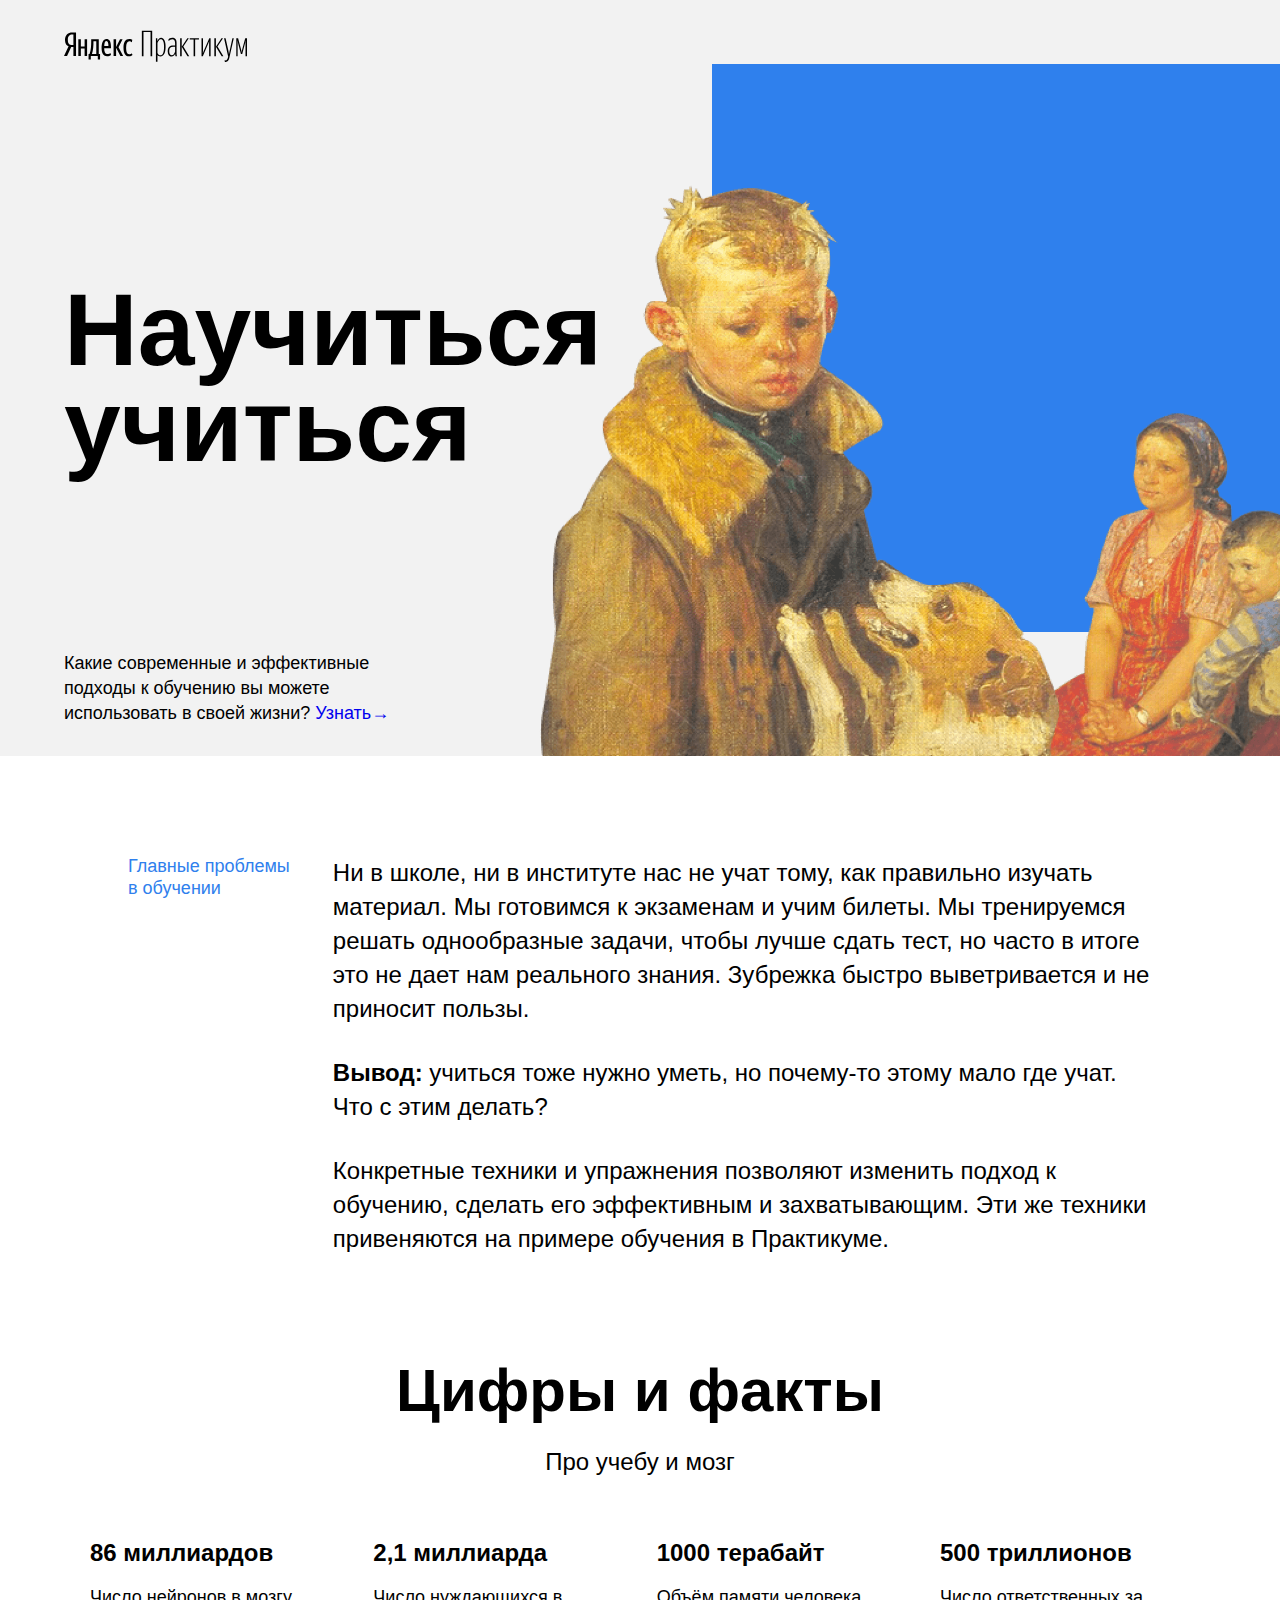
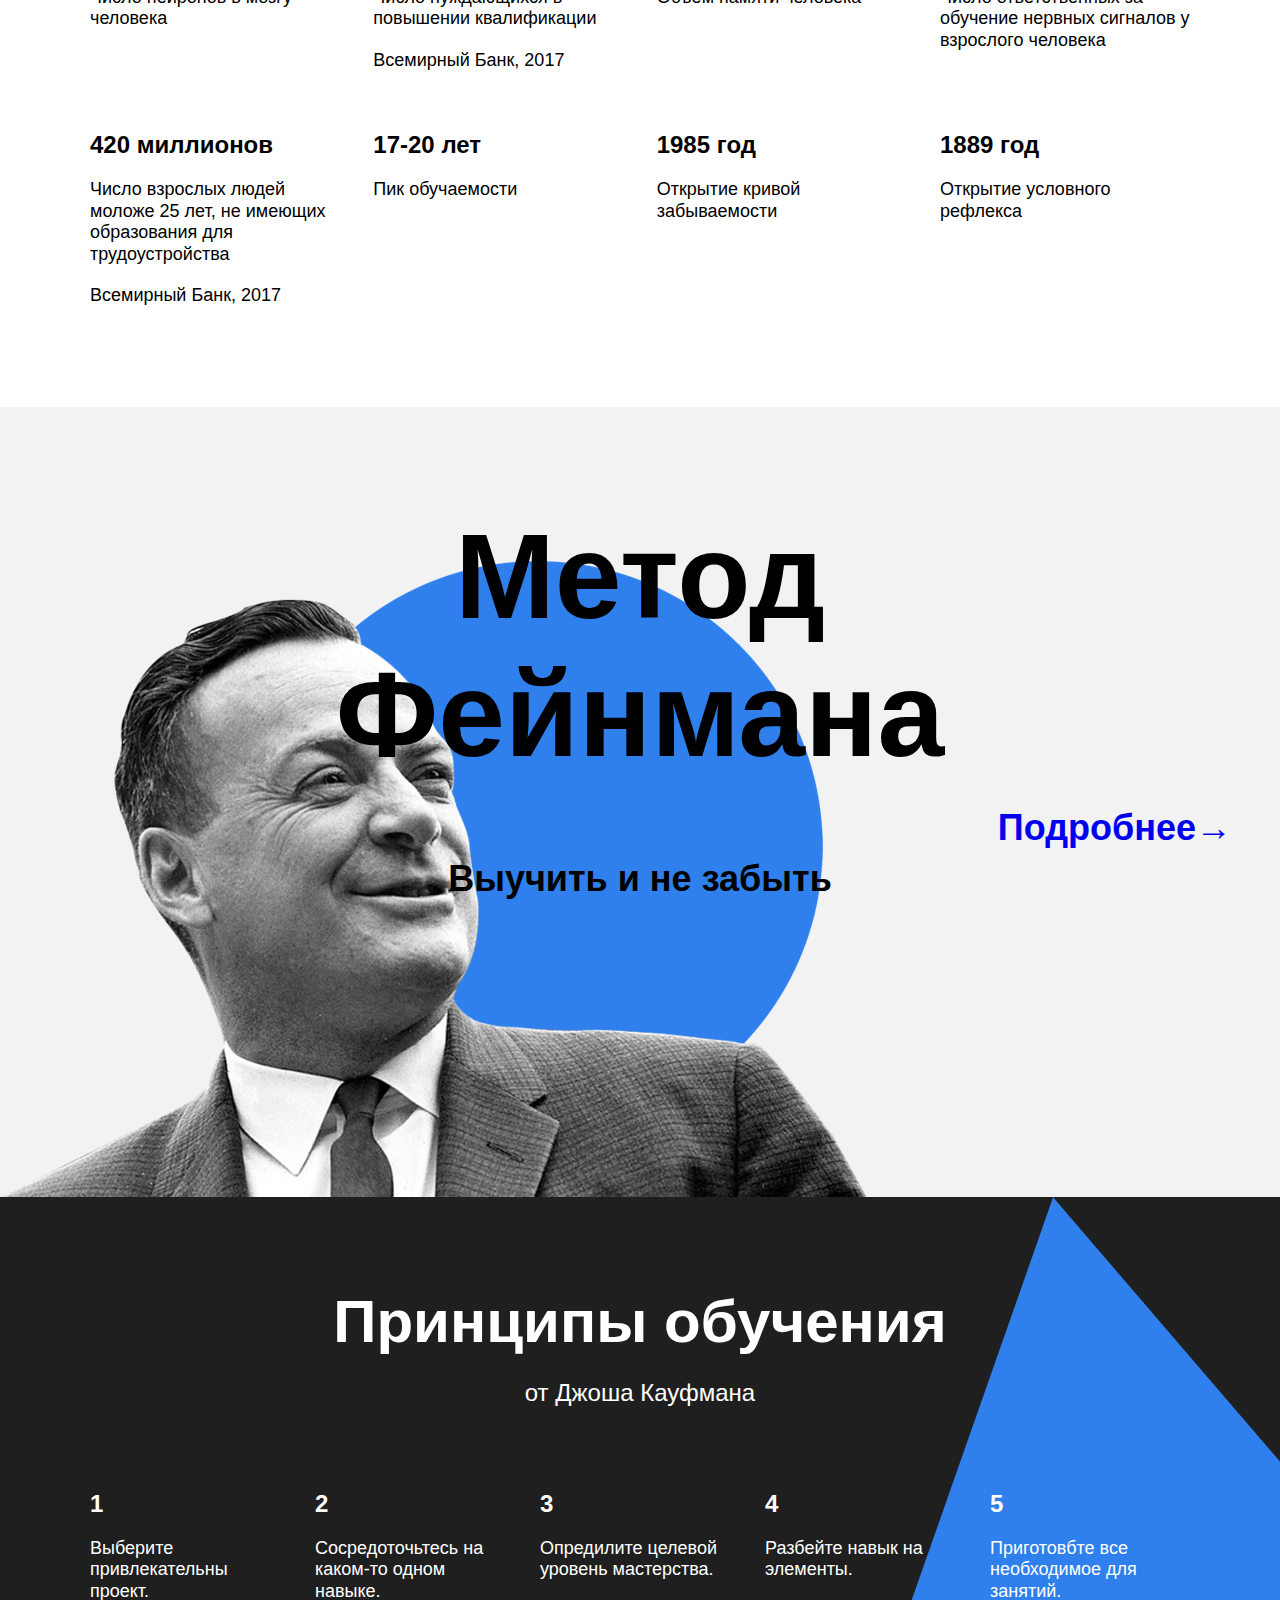
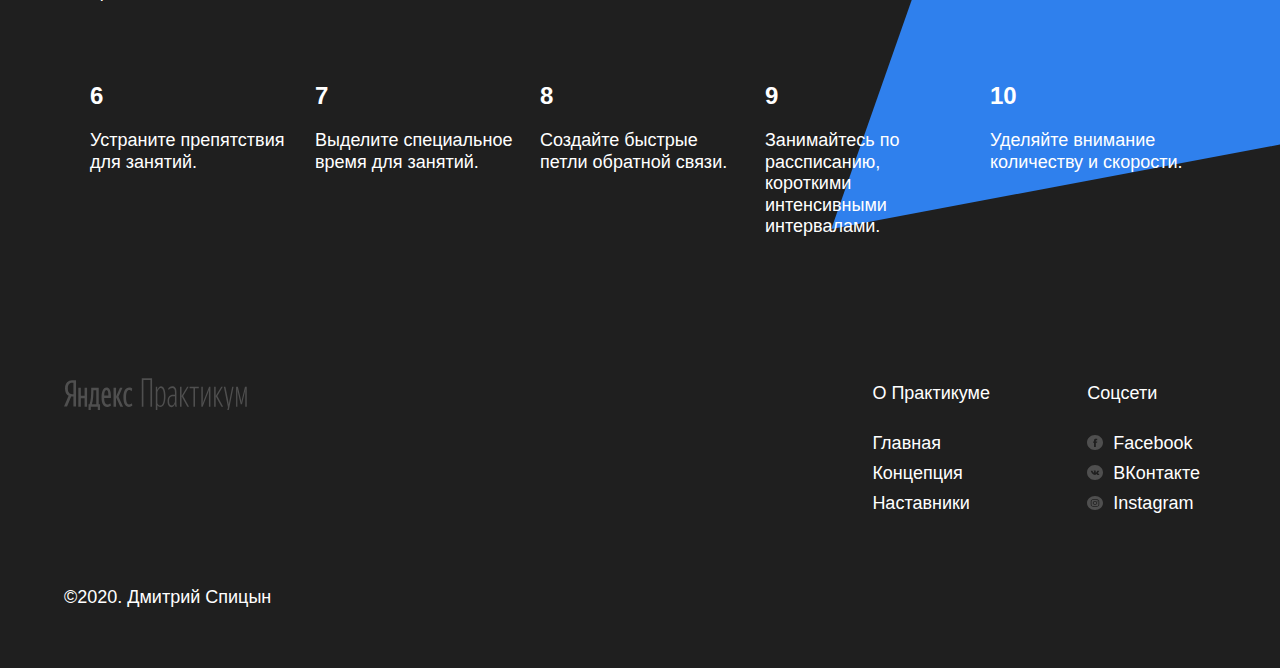
<file: index.html>
<!DOCTYPE html>
<html lang="ru">
<head>
  <meta charset="UTF-8">
  <meta name="viewport" content="width=device-width, initial-scale=1.0">
  <link rel="stylesheet" href="./styles/normalize.css">
  <link rel="stylesheet" href="./styles/style.css">
  <title>Научиться учиться</title>
</head>
<body>
  <div class="page">
    <header class="header">
      <h1 class="header__title">Научиться учиться</h1>
      <h2 class="header__subtitle">Какие современные и эффективные 
        подходы к обучению вы можете использовать в своей жизни?
        <a class="header__link" href="#">Узнать&rarr;</a>
      </h2>
    <div class="header__logo logo_place_header"></div>
     <img class="header__main-illustration" alt="Главная иллюстрация" src="images/header-image.png">
     <div class="header__square-pic"></div>
    </header>
    <main class="content">
      <section class="description">
       <div class="two-columns">
        <div class="two-columns__brief">
          <h3 class="two-columns__article">Главные проблемы в обучении</h3>
        </div>
        <div class="two-columns__main-text">
          <p class="two-columns__paragraf paragraf_one">Ни в школе, ни в институте нас не учат тому, как правильно изучать материал.
          Мы готовимся к экзаменам и учим билеты. Мы тренируемся решать однообразные задачи, чтобы лучше сдать тест, 
          но часто в итоге это не дает нам реального знания. Зубрежка быстро выветривается и не приносит пользы.</p>
         <p class="two-columns__paragraf paragraf_two"><span class="two-columns__span-accent">Вывод: </span>учиться тоже нужно уметь, но почему-то этому мало где учат. Что с этим делать?</p>
        <p class="two-columns__paragraf paragraf_two">Конкретные техники и упражнения позволяют изменить подход к обучению, сделать его эффективным и захватывающим.
        Эти же техники привеняются на примере обучения в Практикуме.</p>
        </div>
        </div>
      </section>

      <section class="digits">
              <h2 class="section-title table_theme_white">Цифры и факты</h2>
              <h3 class="section-subtitle">Про учебу и мозг</h3>
              <div class="table">
                <div class="table__cell table__cell_theme_white">
                  <h3 class="table__heading">86 миллиардов</h3>
                  <p class="table__text">Число нейронов в мозгу человека</p>
                </div>
                  <div class="table__cell table__cell_theme_white">
                    <h3 class="table__heading">2,1 миллиарда</h3>
                    <p class="table__text">Число нуждающихся в повышении квалификации</p>
                    <p class="table__text">Всемирный Банк, 2017</p>
                  </div>
                  <div class="table__cell table__cell_theme_white">
                    <h3 class="table__heading">1000 терабайт</h3>
                    <p class="table__text">Объём памяти человека</p>
                  </div>
                  <div class="table__cell table__cell_theme_white">
                    <h3 class="table__heading">500 триллионов</h3>
                    <p class="table__text">Число ответственных за обучение нервных сигналов у взрослого человека</p>
                  </div>
                  <div class="table__cell table__cell_theme_white">
                    <h3 class="table__heading">420 миллионов</h3>
                    <p class="table__text">Число взрослых людей моложе 25 лет, не имеющих образования для трудоустройства</p>
                    <p class="table__text">Всемирный Банк, 2017</p>
                  </div>
                  <div class="table__cell table__cell_theme_white">
                    <h3 class="table__heading">17-20 лет</h3>
                    <p class="table__text">Пик обучаемости</p>
                  </div>
                  <div class="table__cell table__cell_theme_white">
                    <h3 class="table__heading">1985 год</h3>
                    <p class="table__text">Открытие кривой забываемости</p>
                  </div>
                  <div class="table__cell table__cell_theme_white">
                    <h3 class="table__heading">1889 год</h3>
                    <p class="table__text">Открытие условного рефлекса</p>
                  </div>
              </div>
      </section>

      <section class="feynman">
        <h2 class="feynman__title">Метод Фейнмана</h2>
        <h3 class="feynman__subtitle">Выучить и не забыть</h3>
        <a class="feynmam__link" href="#">Подробнее&rarr;</a>
        <img class="feynman__image" alt="Фото Фейнмана" src="images/feynman.png">
      </section>

      <section class="kaufman">
        <div class="kaufman-digits">
              <h2 class="section-title table_theme_dark">Принципы обучения</h2>
              <h3 class="section-subtitle table_theme_dark">от Джоша Кауфмана</h3>
              <div class="table">
                <div class="table__cell table__cell_theme_dark">
                  <h3 class="table__heading">1</h3>
                  <p class="table__text">Выберите привлекательны проект.</p>
                </div>
                  <div class="table__cell table__cell_theme_dark">
                    <h3 class="table__heading">2</h3>
                    <p class="table__text">Сосредоточьтесь на каком-то одном навыке.</p>
                  </div>
                  <div class="table__cell table__cell_theme_dark">
                    <h3 class="table__heading">3</h3>
                    <p class="table__text">Опредилите целевой уровень мастерства.</p>
                  </div>
                  <div class="table__cell table__cell_theme_dark">
                    <h3 class="table__heading">4</h3>
                    <p class="table__text">Разбейте навык на элементы.</p>
                  </div>
                  <div class="table__cell table__cell_theme_dark">
                    <h3 class="table__heading">5</h3>
                    <p class="table__text">Приготовбте все необходимое для занятий.</p>
                  </div>
                  <div class="table__cell table__cell_theme_dark">
                    <h3 class="table__heading">6</h3>
                    <p class="table__text">Устраните препятствия для занятий.</p>
                  </div>
                  <div class="table__cell table__cell_theme_dark">
                    <h3 class="table__heading">7</h3>
                    <p class="table__text">Выделите специальное время для занятий.</p>
                  </div>
                  <div class="table__cell table__cell_theme_dark">
                    <h3 class="table__heading">8</h3>
                    <p class="table__text">Создайте быстрые петли обратной связи.</p>
                  </div>
                  <div class="table__cell table__cell_theme_dark">
                    <h3 class="table__heading">9</h3>
                    <p class="table__text">Занимайтесь по рассписанию, короткими интенсивными интервалами.</p>
                  </div>
                  <div class="table__cell table__cell_theme_dark">
                    <h3 class="table__heading">10</h3>
                    <p class="table__text">Уделяйте внимание количеству и скорости.</p>
                  </div>
              </div>
            </div>
            <div class="kaufman_triangle"></div> 
      </section>
    </main>
    <footer class="footer">
      <div class="footer__columns">
        <div class="footer__column footer__column_content_copyright">
          <div class="header__logo logo_place_footer"></div>
            <p class="footer__author">&copy;2020. Дмитрий Спицын</p>
        </div>
        <div class="footer__column footer__column_content_info">
          <a class="footer__column-heading" href="#">О Практикуме</a>
          <div class ="footer__column-links">
          <a class="footer__column-link" href="#">Главная</a>
          <a class="footer__column-link" href="#">Концепция</a>
          <a class="footer__column-link" href="#">Наставники</a>
          </div>
        </div>
        <div class="footer__column footer__column_content_social">
          <a class="footer__column-heading" href="#">Соцсети</a>
          <a class="footer__column-link footer__social-icon footer__icon-facebook" href="#">Facebook</a>
          <a class="footer__column-link footer__social-icon footer__icon-Vk" href="#">ВКонтакте</a>
          <a class="footer__column-link footer__social-icon footer__icon-instagram" href="#">Instagram</a>
        </div>
      </div>
    </footer>
  </div>
</body>
</html>
</file>
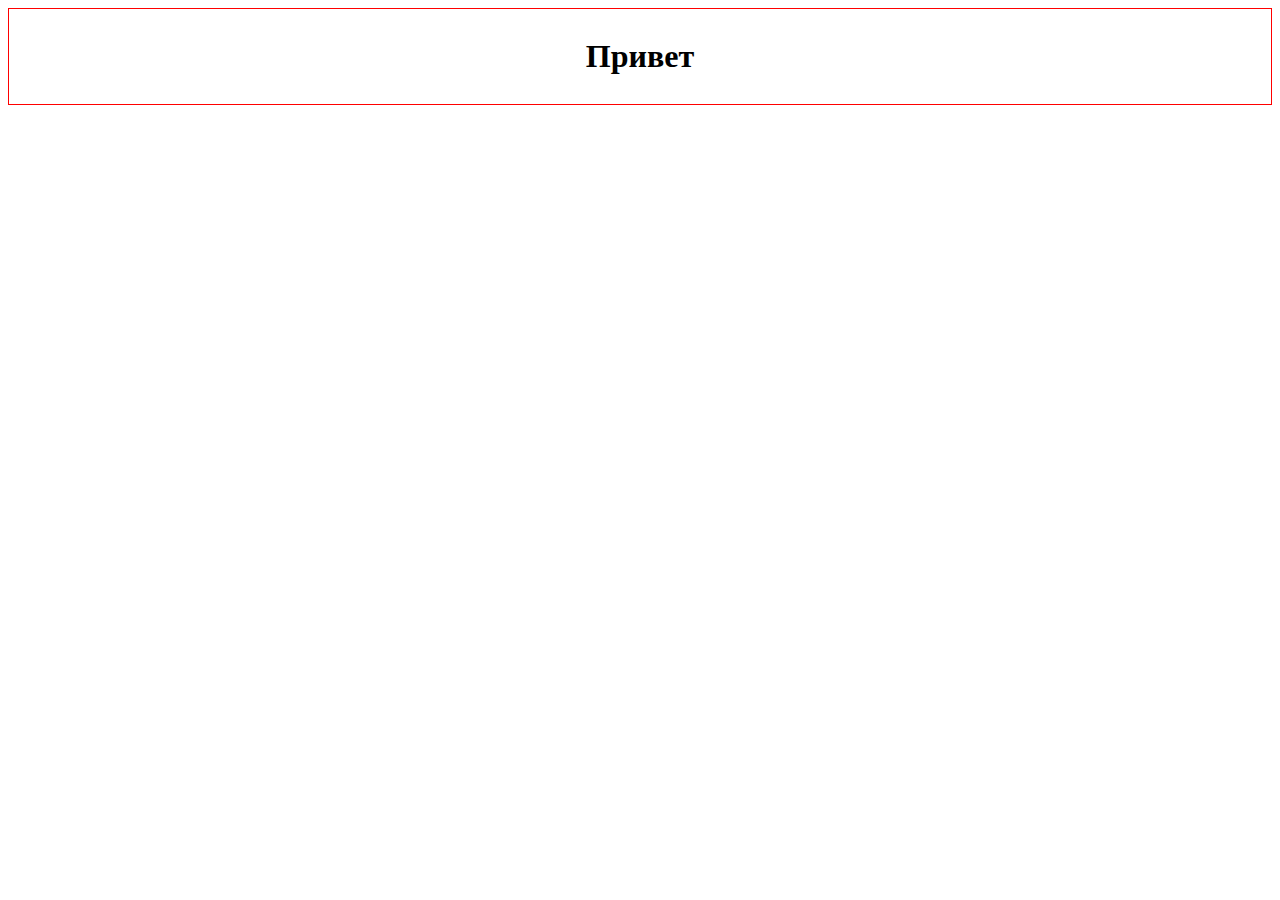
<file: 1/index.html>
<!DOCTYPE html>
<html lang="en">
<head>
    <meta charset="UTF-8">
    <meta name="viewport" content="width=device-width, initial-scale=1.0">
    <link rel="stylesheet" href="./styles/style.css">
    <title>Document</title>
</head>
<body>
    <div class="header">
        <h1 class="text">Привет</h1>
    </div>
</body>
</html>
</file>
<file: styles/style.css>
.page {
  min-width: 1100px;
  /* мы ещё не умеем делать мобильную версию сайта, */
  /* поэтому выше установлена минимальная ширина страницы */
  max-width: 1600px;
  /* выше установили ограничение по максимальной ширине */
  margin: 0 auto;
  /* выше для экранов больше 1600px отцентрировали весь контент */
  font-family: 'Helvetica Neue', Arial, sans-serif;
 
}

.header {
  margin: 0;
  padding: 0;
  display: flex;
  align-items: center;
  position: relative;
  height: 100vh;
  min-height: 600px;
  max-height: 756px;
  background-color: #f2f2f2;
  
  /* выше установили ограничения для секции */
}
.header__logo {
  height: 32px;
  width: 183px;
  background-size: cover;
  
}
.logo_place_header {
  z-index: 1;
  position: absolute;
  top: 30px;
  left: 64px;
  background-image: url(../images/logo_place_header.svg);
}

.header__main-illustration {
  z-index: 1;
  height: 608px;
  width: 765px;
  position: absolute;
  bottom: 0;
  right: 0;
  

}
/* ниже мы привели пример двух селекторов, чтобы вы вспомнили запись элемента */
.header__square-pic {
  position: absolute;
  top: 64px;
  right: 0;
  height: 568px;
  width: 568px;
  background-color: #2f80ed;
}

/* и элемента с модификатором вида ключ-значение */

.header__title {
  z-index: 2;
  margin: 0;
  padding: 0;
  width: 730px;
  line-height: 96px;
  font-size: 102px;
  font-weight:bold;
  margin-left: 64px;
  
  }

  .header__subtitle {
  z-index: 2;
  margin: 0;
  position: absolute;
  bottom: 30px;
  left: 64px;
  width: 338px;
  line-height: 25px;
  font-size: 18px;
  font-weight: normal;
  }
  
  .header__link {
  text-decoration: none;
  }
  .description {
    margin: 100px 0 0 0;
    padding: 0;
    display: flex;
    justify-content: center;
    width: 100%;

  }

  .two-columns {
    display: flex;
    flex-direction: row;
    justify-content: space-between;
    align-items: flex-start;
    width: 80%;
  }

 .two-columns__brief {
    width: 176px;
 }

 .two-columns__main-text {
  min-width: 784px;
  width: 80%;
 }

 .two-columns__article {
  margin: 0;
  padding: 0;
  line-height: 1.2;
  font-size: 18px;
  font-weight: normal;
  color: #2f80ed;
 }

.two-columns__paragraf {
  line-height: 34px;
  font-size: 24px;
  font-weight: normal;
}
.paragraf_one {
  padding: 0;
  margin: 0;
  padding: 0;
}
.paragraf_two {
  padding: 0;
  margin-top: 30px;
  margin-bottom: 0;
}
.two-columns__span-accent {
  padding: 0;
  margin: 0;
  line-height: 34px;
  font-size: 24px;
  font-weight: bold;
}

 

.digits {
  margin: 100px 0 100px 0;
  padding: 0;
  display: flex;
  flex-direction: column;
  justify-content: flex-start;
  align-items: center;

}
.section-title {
  width: 60%;
  margin: 0;
  padding: 0;
  line-height: 1.15;
  font-size: 60px;
  font-weight: bold;
  text-align: center;

}

.section-subtitle {
  width: 60%;
  margin: 20px 0 0 0;
  padding: 0;
  line-height: 34px;
  font-size: 24px;
  font-weight: normal;
  text-align: center;
 
}
.table {
  width: 1100px;
  margin: 0;
  padding: 0;
  display: flex;
  flex-direction: row;
  justify-content: space-between;
  align-items: flex-start;
  flex-wrap: wrap;
  
}
.table__cell {
  display: flex;
  flex-direction: column;
  justify-content: flex-start;
  align-items: flex-start;

}
.table__cell_theme_dark {
  z-index: 2;
  width: 200px;
  color: white;
  margin: 80px 0 0 0;
  padding: 0;

}
.table_theme_dark {
  color: white;
}
.table__cell_theme_white {
  width: 250px;
  margin-right: 0;
  margin-top: 60px;
}
.table__heading {
  margin: 0;
  line-height: 1.15;
  font-size: 24px;
  font-weight: bold;

}
.table__text {
  margin-top: 20px;
  margin-bottom: 0;
  line-height: 1.2;
  font-size: 18px;
  font-weight: normal;
 
}
.feynman {
  position: relative;
  display: flex;
  flex-direction: column;
  justify-content: flex-start;
  align-items: center;
  height: 790px;
  background-color: #f2f2f2;
 
}
.feynman__title {
  z-index: 2;
  margin-top: 100px;
  margin-bottom: 0;
  width: 648px;
  line-height: 1.15;
  font-size: 120px;
  text-align: center;
  font-weight: bold;
}
.feynman__subtitle {
  z-index: 2;
  margin-top: 70px;
  line-height: 51px;
  font-size: 36px;
  font-weight: bold;
}
.feynmam__link {
  position: absolute;
  text-decoration: none;
  right: 48px;
  top: 50%;
  line-height: 51px;
  font-size: 36px;
  font-weight: bold;

}
.feynman__image {
  position: absolute;
  width: 867px;
  height: 637px;
  left: 0;
  bottom: 0;
 
}
.kaufman {
  z-index: 0;
  overflow: hidden;
  position: relative;
  margin:0;
  background-color: #1f1f1f;
}
  .kaufman-digits {
  margin: 90px 0 80px 0;
  padding: 0;
  position: relative;
  z-index: 2;
  display: flex;
  flex-direction: column;
  justify-content: flex-start;
  align-items: center;
}
.kaufman_triangle {
  z-index: 1;
  position: absolute;
  top: 0;
  right: -210px;
  height: 877px;
  width: 877px;
  background-size: cover;
  background-image: url(../images/kaufman-triangle.svg); 
}

.footer { 
  margin: 0;
  padding: 0;
  min-height: 350px;
  display: flex;
  flex-direction: column;
  justify-content: flex-start;
  align-items: center;
  background-color: #1f1f1f;

}

.footer__columns {
  margin: 60px 0 40px 0;
  padding: 0;
  width: 90%;
  display: flex;
  flex-direction: row;
  justify-content: space-between;
  flex-grow: 1;

}
.footer__column {
  margin: 0;
  display: flex;
  flex-direction: column;
  align-items: flex-start;

}
.footer__column_content_copyright {
  padding: 0;
  margin: 0;
  flex-basis: 711px;
  justify-content: space-between;
}
.logo_place_footer {
  background-image: url(../images/logo_place_footer.svg);
}
.footer__author {
  margin-top: 18px;
  margin-bottom: 18px;
  line-height: 25px;
  font-size: 18px;
  font-weight: normal;
  color: white;
}
.footer__column-heading {
  margin: 0 0 20px 0;
  line-height: 30px;
  font-size: 18px;
  font-weight: normal;
  text-decoration: none;
  color: white;
}
.footer__column-links {
  margin-bottom: 16px;
  display: flex;
  flex-direction: column;
  justify-content: flex-start;

}
.footer__column-link {
  margin: 0;
  line-height: 30px;
  font-size: 18px;
  font-weight: normal;
  text-decoration: none;
  color: white;
 
}

.footer__social-icon {
  background-size: 16px; 
  display:inline-block;
  vertical-align:bottom;
  padding-left: 26px;
  padding-right: 16px;
}
.footer__icon-facebook {
  background: url(../images/facebook_color_white.svg) no-repeat left center; 
}
.footer__icon-Vk {
  background: url(../images/vk_color_white.svg) no-repeat left center; 
}
.footer__icon-instagram {
  background: url(../images/instagram_color_white.svg) no-repeat left center; 
}
</file>
<file: 1/styles/style.css>
.header {
    display: flex;
    height: 95px;
    border: 1px solid red;  
}

.text {
    margin: auto;
}
</file>
